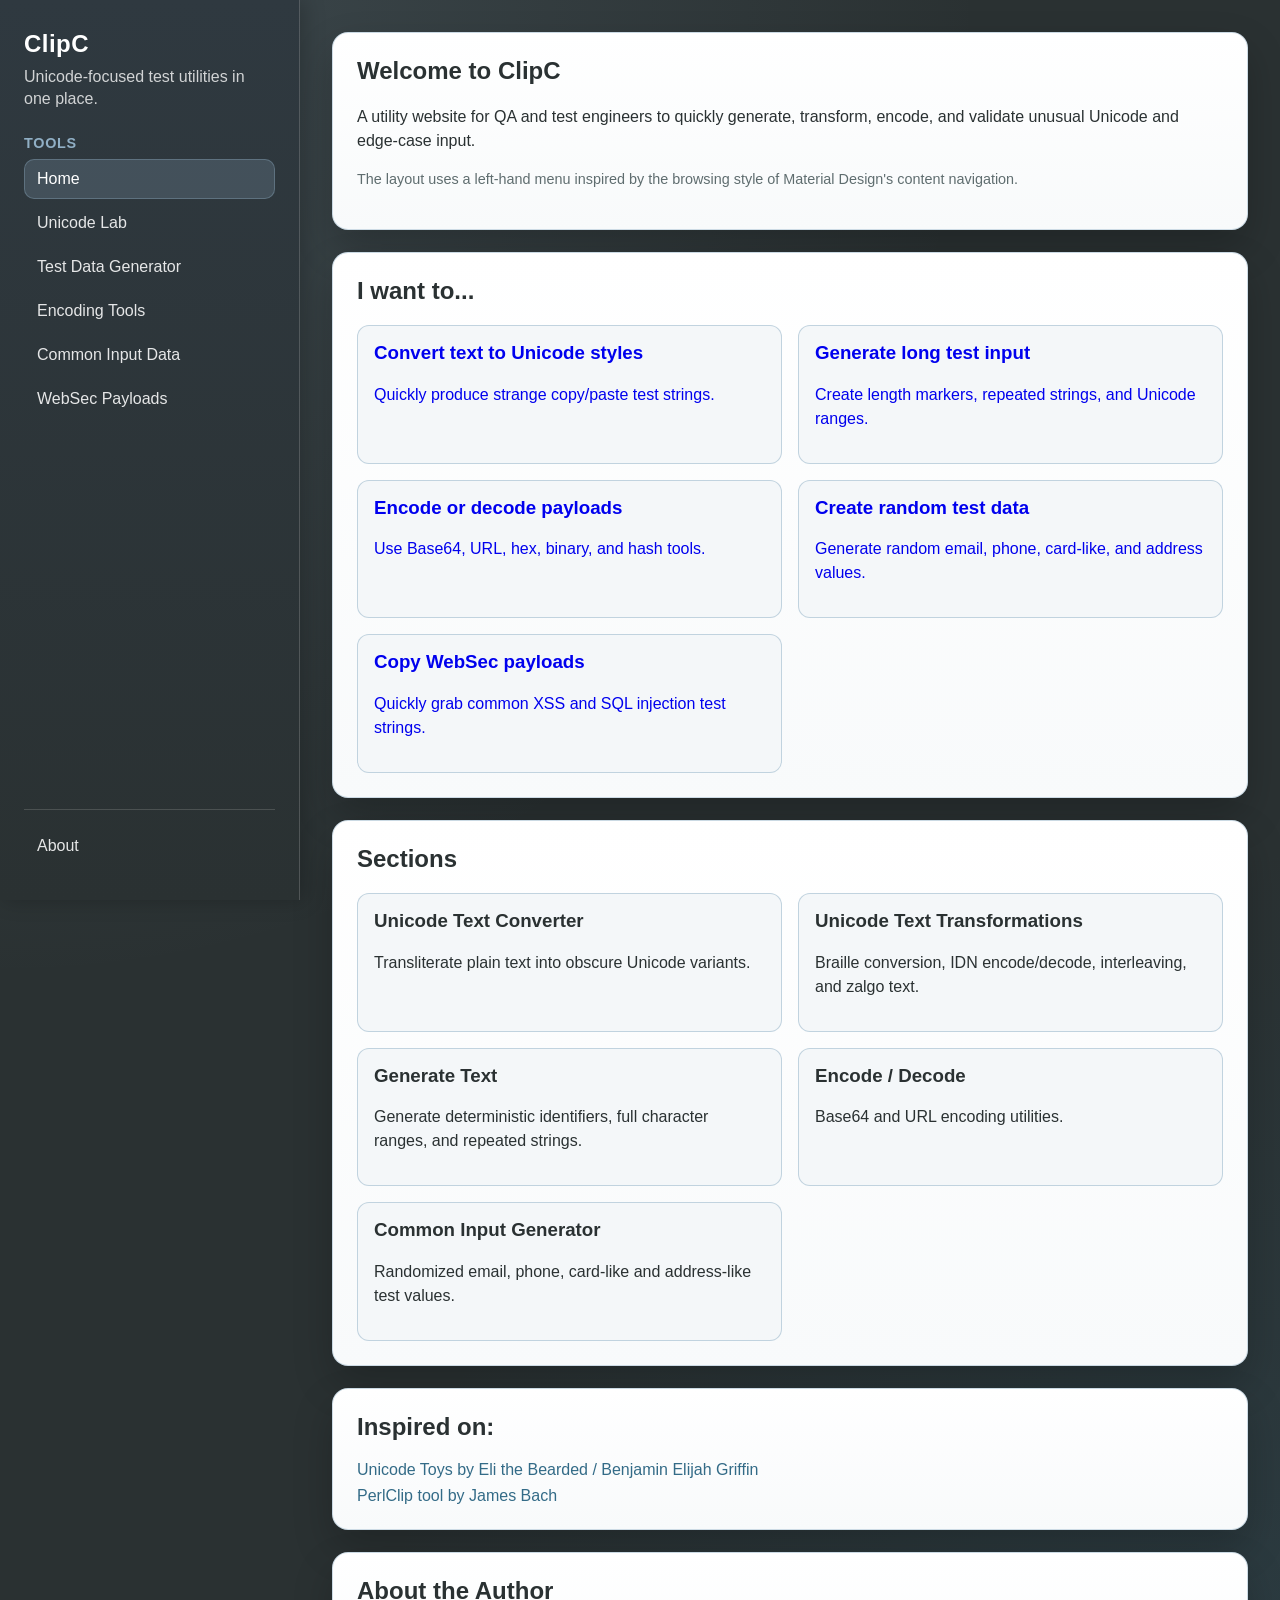
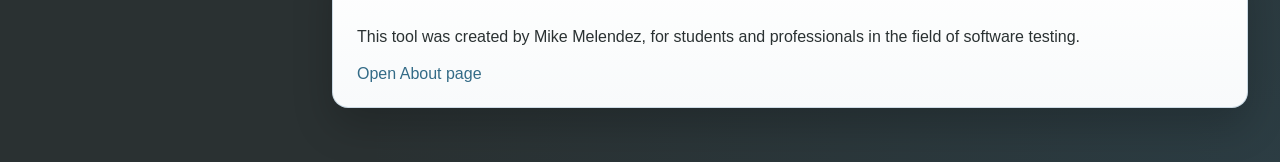
<file: index.html>
<!doctype html>
<html lang="en">
  <head>
    <meta charset="UTF-8" />
    <meta name="viewport" content="width=device-width, initial-scale=1.0" />
    <title>ClipC | Unicode Tools for Testers</title>
    <link rel="stylesheet" href="styles.css" />
  </head>
  <body data-page="home">
    <div class="layout">
      <aside class="sidebar">
        <div class="sidebar-body">
          <h1 class="brand">ClipC</h1>
          <p class="subtitle">Unicode-focused test utilities in one place.</p>
          <div class="menu-group">
            <h3 class="menu-title">Tools</h3>
            <ul class="menu-list" data-nav></ul>
          </div>
        </div>
        <div class="sidebar-footer">
          <ul class="menu-list" data-nav-footer></ul>
        </div>
      </aside>
      <main>
        <section class="card">
          <h2>Welcome to ClipC</h2>
          <p>
            A utility website for QA and test engineers to quickly generate,
            transform, encode, and validate unusual Unicode and edge-case input.
          </p>
          <p class="hint">
            The layout uses a left-hand menu inspired by the browsing style of
            Material Design's content navigation.
          </p>
        </section>

        <section class="card">
          <h2>I want to...</h2>
          <div class="grid action-grid">
            <a class="tool action-tile" href="unicode-converter.html">
              <h3>Convert text to Unicode styles</h3>
              <p>Quickly produce strange copy/paste test strings.</p>
            </a>
            <a class="tool action-tile" href="generate-text.html">
              <h3>Generate long test input</h3>
              <p>Create length markers, repeated strings, and Unicode ranges.</p>
            </a>
            <a class="tool action-tile" href="encode.html">
              <h3>Encode or decode payloads</h3>
              <p>Use Base64, URL, hex, binary, and hash tools.</p>
            </a>
            <a class="tool action-tile" href="common-input.html">
              <h3>Create random test data</h3>
              <p>Generate random email, phone, card-like, and address values.</p>
            </a>
            <a class="tool action-tile" href="websec.html">
              <h3>Copy WebSec payloads</h3>
              <p>Quickly grab common XSS and SQL injection test strings.</p>
            </a>
          </div>
        </section>

        <section class="card">
          <h2>Sections</h2>
          <div class="grid">
            <article class="tool">
              <h3>Unicode Text Converter</h3>
              <p>Transliterate plain text into obscure Unicode variants.</p>
            </article>
            <article class="tool">
              <h3>Unicode Text Transformations</h3>
              <p>Braille conversion, IDN encode/decode, interleaving, and zalgo text.</p>
            </article>
            <article class="tool">
              <h3>Generate Text</h3>
              <p>Generate deterministic identifiers, full character ranges, and repeated strings.</p>
            </article>
            <article class="tool">
              <h3>Encode / Decode</h3>
              <p>Base64 and URL encoding utilities.</p>
            </article>
            <article class="tool">
              <h3>Common Input Generator</h3>
              <p>Randomized email, phone, card-like and address-like test values.</p>
            </article>
          </div>
        </section>

        <section class="card">
          <h2>Inspired on:</h2>
          <div class="link-list">
            <a href="https://qaz.wtf/u" target="https://qaz.wtf/" rel="noreferrer">Unicode Toys by Eli the Bearded / Benjamin Elijah Griffin</a>
            <a href="https://www.satisfice.com/download/perlclip" target="https://www.satisfice.com/download/perlclip" rel="noreferrer">PerlClip tool by James Bach</a>
          </div>
        </section>

        <section class="card">
          <h2>About the Author</h2>
          <p>
            This tool was created by Mike Melendez, for students and professionals in the field of software testing.
          </p>
          <div class="link-list">
            <a href="about.html">Open About page</a>
          </div>
        </section>
      </main>
    </div>
    <script src="app.js"></script>
  </body>
</html>
</file>
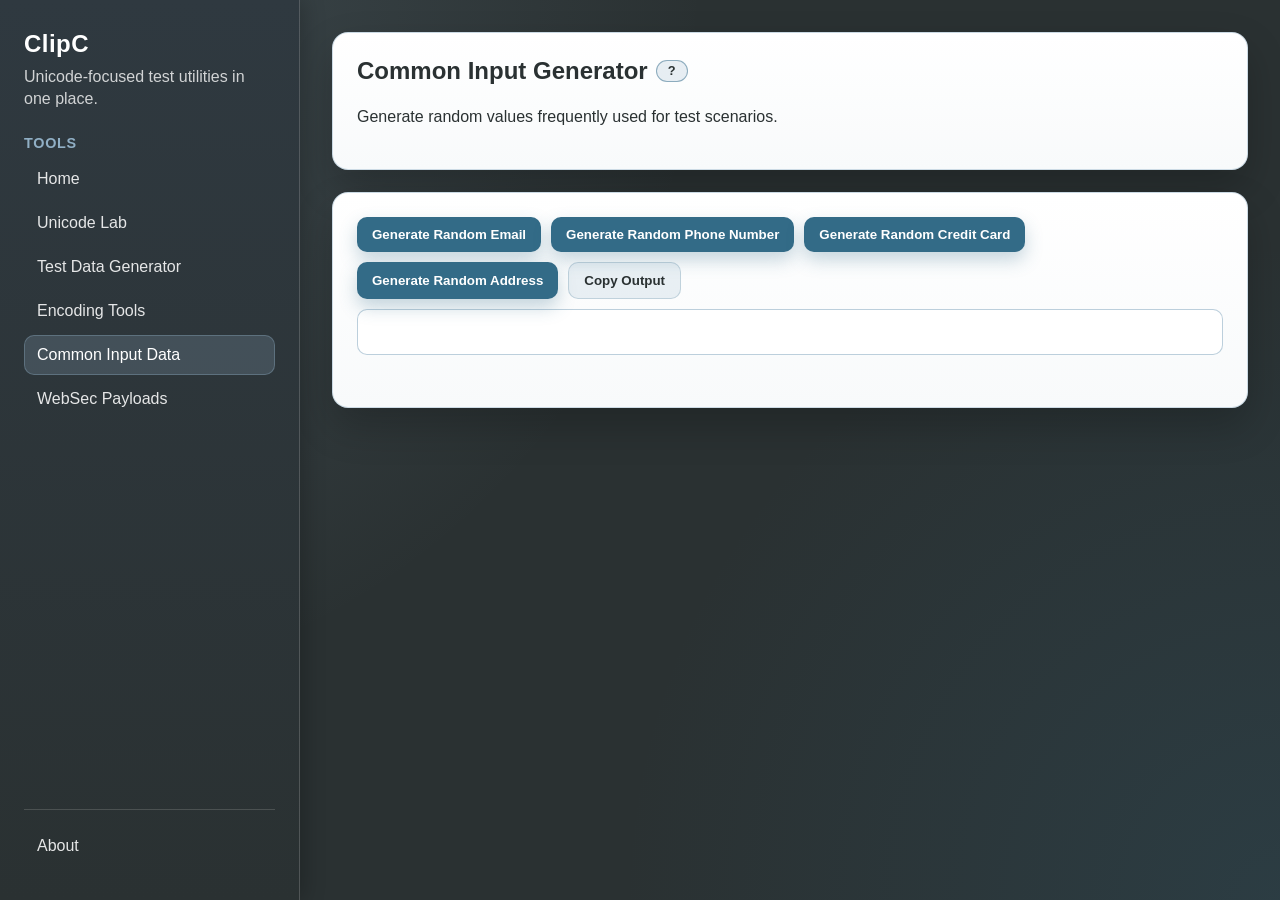
<file: common-input.html>
<!doctype html>
<html lang="en">
  <head>
    <meta charset="UTF-8" />
    <meta name="viewport" content="width=device-width, initial-scale=1.0" />
    <title>ClipC | Common Input Generator</title>
    <link rel="stylesheet" href="styles.css" />
  </head>
  <body data-page="common-input">
    <div class="layout">
      <aside class="sidebar">
        <div class="sidebar-body">
          <h1 class="brand">ClipC</h1>
          <p class="subtitle">Unicode-focused test utilities in one place.</p>
          <div class="menu-group">
            <h3 class="menu-title">Tools</h3>
            <ul class="menu-list" data-nav></ul>
          </div>
        </div>
        <div class="sidebar-footer">
          <ul class="menu-list" data-nav-footer></ul>
        </div>
      </aside>
      <main>
        <section class="card">
          <h2 class="section-heading">
            Common Input Generator
            <button class="help-tip" type="button" data-help="Generate random test-like values for email, phone, card number, and address fields.">?</button>
          </h2>
          <p>Generate random values frequently used for test scenarios.</p>
        </section>

        <section class="card">
          <div class="row">
            <button id="randomEmail">Generate Random Email</button>
            <button id="randomPhone">Generate Random Phone Number</button>
            <button id="randomCreditCard">Generate Random Credit Card</button>
            <button id="randomAddress">Generate Random Address</button>
            <button id="copyCommon" class="ghost">Copy Output</button>
          </div>
          <div class="output" id="commonOutput"></div>
          <div class="status" id="commonStatus"></div>
        </section>
      </main>
    </div>
    <script src="app.js"></script>
  </body>
</html>
</file>
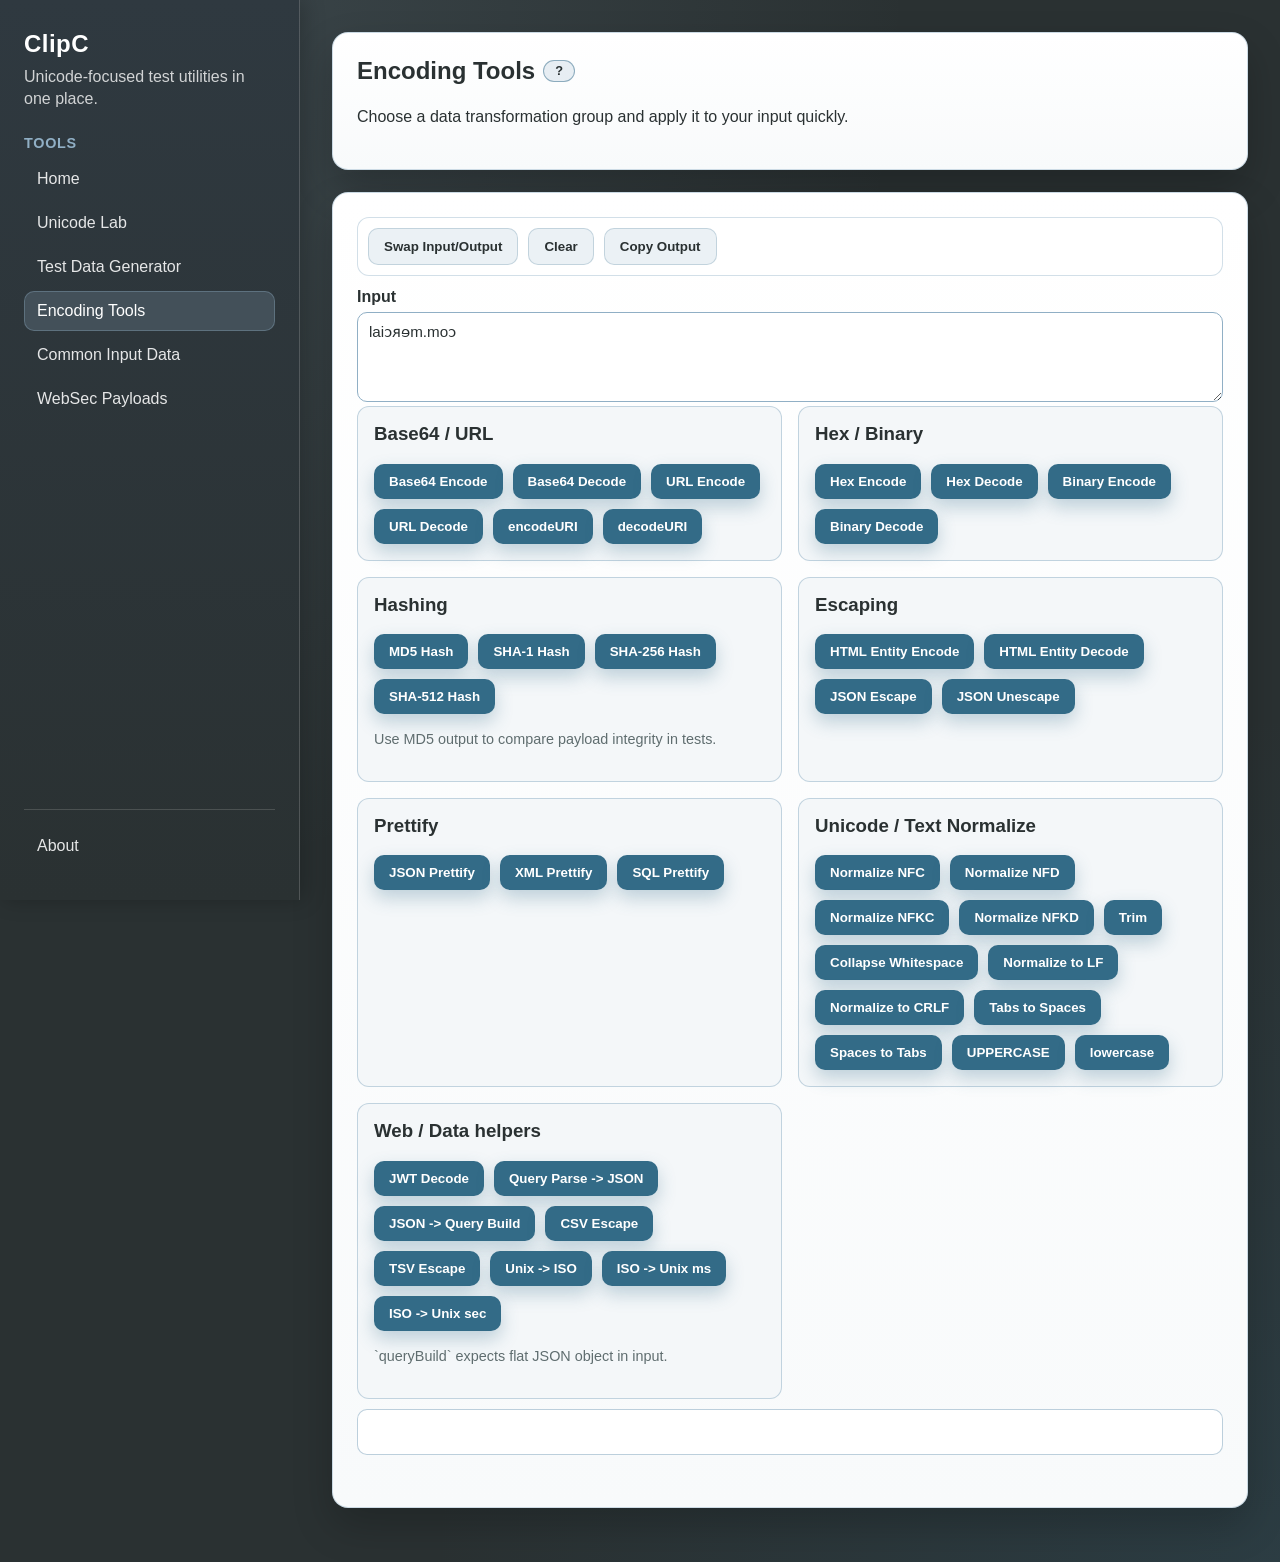
<file: encode.html>
<!doctype html>
<html lang="en">
  <head>
    <meta charset="UTF-8" />
    <meta name="viewport" content="width=device-width, initial-scale=1.0" />
    <title>ClipC | Encode / Decode</title>
    <link rel="stylesheet" href="styles.css" />
  </head>
  <body data-page="encode">
    <div class="layout">
      <aside class="sidebar">
        <div class="sidebar-body">
          <h1 class="brand">ClipC</h1>
          <p class="subtitle">Unicode-focused test utilities in one place.</p>
          <div class="menu-group">
            <h3 class="menu-title">Tools</h3>
            <ul class="menu-list" data-nav></ul>
          </div>
        </div>
        <div class="sidebar-footer">
          <ul class="menu-list" data-nav-footer></ul>
        </div>
      </aside>
      <main>
        <section class="card">
          <h2 class="section-heading">
            Encoding Tools
            <button class="help-tip" type="button" data-help="Enter text, pick a tool group, and run conversion. If input is blank, a sample value is auto-seeded.">?</button>
          </h2>
          <p>Choose a data transformation group and apply it to your input quickly.</p>
        </section>

        <section class="card">
          <div class="utility-bar">
            <button id="swapEncode" class="ghost">Swap Input/Output</button>
            <button id="clearEncode" class="ghost">Clear</button>
            <button id="copyEncode" class="ghost">Copy Output</button>
          </div>
          <label for="encodeInput">Input</label>
          <textarea id="encodeInput">laiↄᴙɘm.moↄ</textarea>

          <div class="grid">
            <article class="tool">
              <h3>Base64 / URL</h3>
              <div class="row">
                <button id="b64Encode">Base64 Encode</button>
                <button id="b64Decode">Base64 Decode</button>
                <button id="urlEncode">URL Encode</button>
                <button id="urlDecode">URL Decode</button>
                <button id="uriEncode">encodeURI</button>
                <button id="uriDecode">decodeURI</button>
              </div>
            </article>

            <article class="tool">
              <h3>Hex / Binary</h3>
              <div class="row">
                <button id="hexEncode">Hex Encode</button>
                <button id="hexDecode">Hex Decode</button>
                <button id="binEncode">Binary Encode</button>
                <button id="binDecode">Binary Decode</button>
              </div>
            </article>

            <article class="tool">
              <h3>Hashing</h3>
              <div class="row">
                <button id="md5Hash">MD5 Hash</button>
                <button id="sha1Hash">SHA-1 Hash</button>
                <button id="sha256Hash">SHA-256 Hash</button>
                <button id="sha512Hash">SHA-512 Hash</button>
              </div>
              <p class="hint">Use MD5 output to compare payload integrity in tests.</p>
            </article>

            <article class="tool">
              <h3>Escaping</h3>
              <div class="row">
                <button id="htmlEncode">HTML Entity Encode</button>
                <button id="htmlDecode">HTML Entity Decode</button>
                <button id="jsonEscape">JSON Escape</button>
                <button id="jsonUnescape">JSON Unescape</button>
              </div>
            </article>

            <article class="tool">
              <h3>Prettify</h3>
              <div class="row">
                <button id="jsonPrettify">JSON Prettify</button>
                <button id="xmlPrettify">XML Prettify</button>
                <button id="sqlPrettify">SQL Prettify</button>
              </div>
            </article>

            <article class="tool">
              <h3>Unicode / Text Normalize</h3>
              <div class="row">
                <button id="normNfc">Normalize NFC</button>
                <button id="normNfd">Normalize NFD</button>
                <button id="normNfkc">Normalize NFKC</button>
                <button id="normNfkd">Normalize NFKD</button>
                <button id="trimText">Trim</button>
                <button id="collapseWhitespace">Collapse Whitespace</button>
                <button id="lfNormalize">Normalize to LF</button>
                <button id="crlfNormalize">Normalize to CRLF</button>
                <button id="tabsToSpaces">Tabs to Spaces</button>
                <button id="spacesToTabs">Spaces to Tabs</button>
                <button id="toUpper">UPPERCASE</button>
                <button id="toLower">lowercase</button>
              </div>
            </article>

            <article class="tool">
              <h3>Web / Data helpers</h3>
              <div class="row">
                <button id="jwtDecode">JWT Decode</button>
                <button id="queryParse">Query Parse -> JSON</button>
                <button id="queryBuild">JSON -> Query Build</button>
                <button id="csvEscape">CSV Escape</button>
                <button id="tsvEscape">TSV Escape</button>
                <button id="unixToIso">Unix -> ISO</button>
                <button id="isoToUnixMs">ISO -> Unix ms</button>
                <button id="isoToUnixSec">ISO -> Unix sec</button>
              </div>
              <p class="hint">`queryBuild` expects flat JSON object in input.</p>
            </article>
          </div>
          <div class="output" id="encodeOutput"></div>
          <div class="status" id="encodeStatus"></div>
        </section>
      </main>
    </div>
    <script src="app.js"></script>
  </body>
</html>
</file>
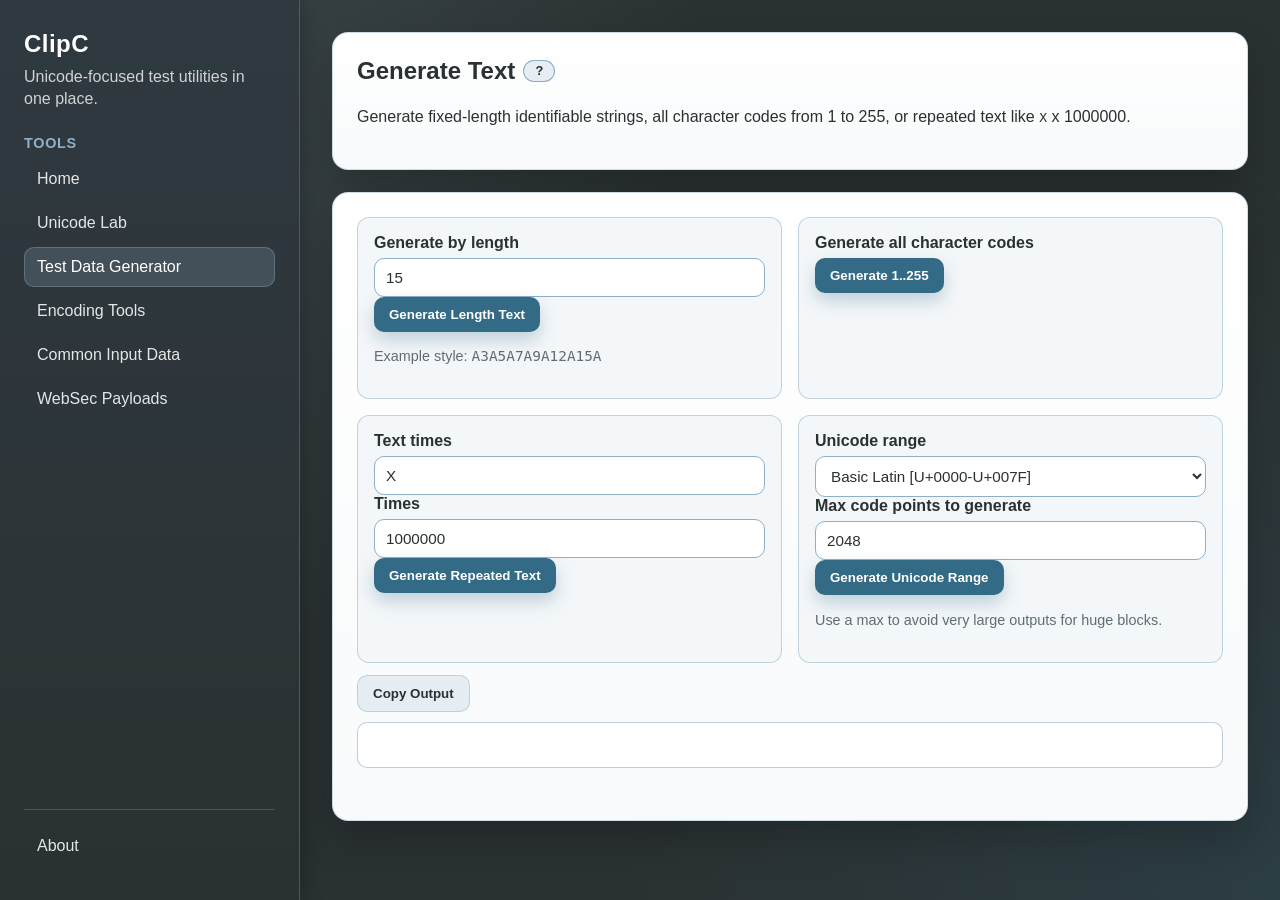
<file: generate-text.html>
<!doctype html>
<html lang="en">
  <head>
    <meta charset="UTF-8" />
    <meta name="viewport" content="width=device-width, initial-scale=1.0" />
    <title>ClipC | Generate Text</title>
    <link rel="stylesheet" href="styles.css" />
  </head>
  <body data-page="generate">
    <div class="layout">
      <aside class="sidebar">
        <div class="sidebar-body">
          <h1 class="brand">ClipC</h1>
          <p class="subtitle">Unicode-focused test utilities in one place.</p>
          <div class="menu-group">
            <h3 class="menu-title">Tools</h3>
            <ul class="menu-list" data-nav></ul>
          </div>
        </div>
        <div class="sidebar-footer">
          <ul class="menu-list" data-nav-footer></ul>
        </div>
      </aside>
      <main>
        <section class="card">
          <h2 class="section-heading">
            Generate Text
            <button class="help-tip" type="button" data-help="Generate boundary and stress-test strings by length, repetition, char tables, or Unicode range.">?</button>
          </h2>
          <p>
            Generate fixed-length identifiable strings, all character codes from
            1 to 255, or repeated text like <code>X</code> x 1000000.
          </p>
        </section>

        <section class="card">
          <div class="grid">
            <div class="tool">
              <label for="lengthInput">Generate by length</label>
              <input id="lengthInput" type="number" min="1" value="15" />
              <button id="genLength">Generate Length Text</button>
              <p class="hint">Example style: <code>A3A5A7A9A12A15A</code></p>
            </div>
            <div class="tool">
              <label>Generate all character codes</label>
              <button id="genAllChars">Generate 1..255</button>
            </div>
            <div class="tool">
              <label for="charInput">Text times</label>
              <input id="charInput" value="X" />
              <label for="timesInput">Times</label>
              <input id="timesInput" type="number" min="0" value="1000000" />
              <button id="genTimes">Generate Repeated Text</button>
            </div>
            <div class="tool">
              <label for="unicodeRangeSelect">Unicode range</label>
              <select id="unicodeRangeSelect"></select>
              <label for="unicodeMaxPoints">Max code points to generate</label>
              <input id="unicodeMaxPoints" type="number" min="1" max="50000" value="2048" />
              <button id="genUnicodeRange">Generate Unicode Range</button>
              <p class="hint">Use a max to avoid very large outputs for huge blocks.</p>
            </div>
          </div>
          <div class="row" style="margin-top: 12px;">
            <button id="copyGenerate" class="ghost">Copy Output</button>
          </div>
          <div class="output" id="generateOutput"></div>
          <div class="status" id="generateStatus"></div>
        </section>
      </main>
    </div>
    <script src="app.js"></script>
  </body>
</html>
</file>
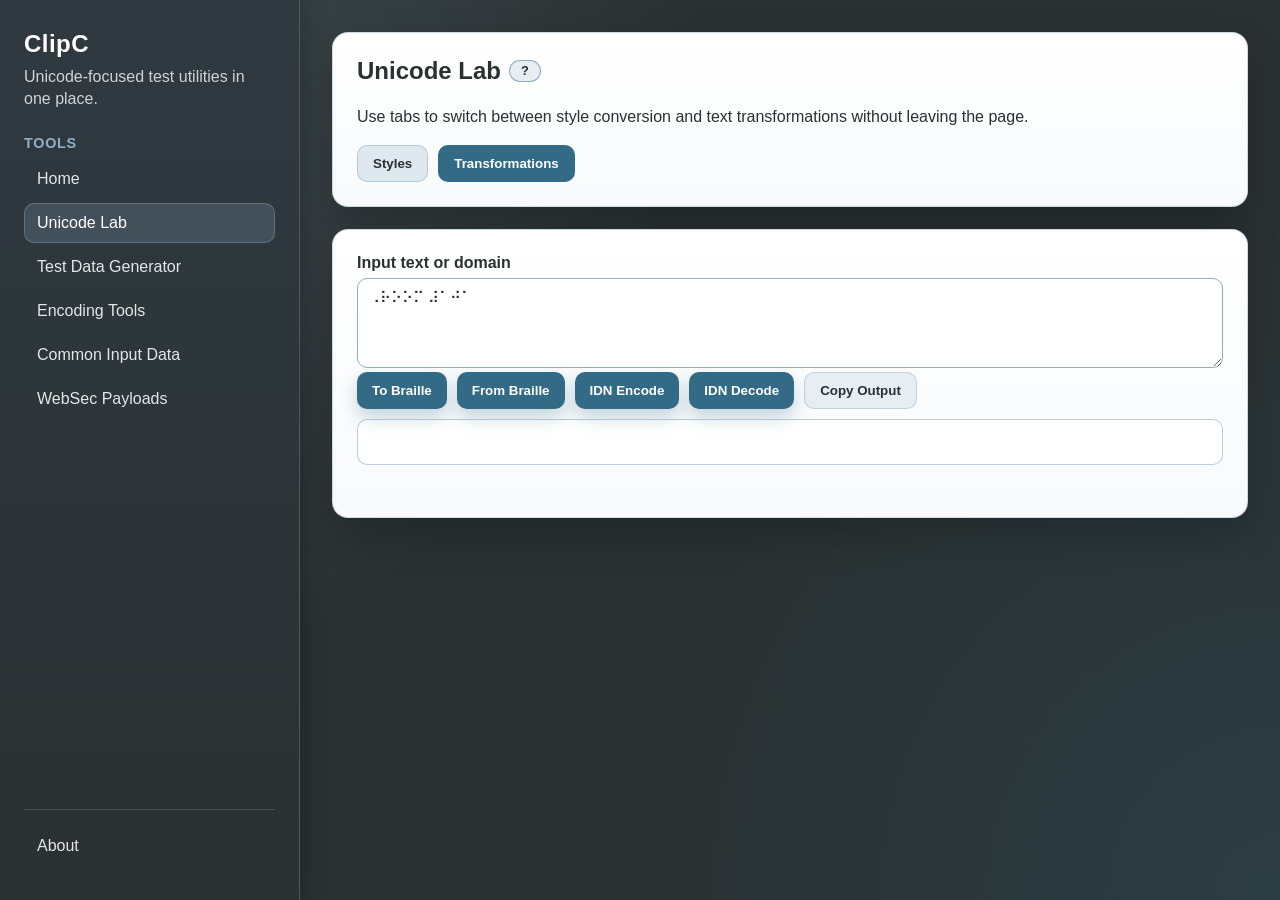
<file: transformations.html>
<!doctype html>
<html lang="en">
  <head>
    <meta charset="UTF-8" />
    <meta name="viewport" content="width=device-width, initial-scale=1.0" />
    <title>ClipC | Redirecting...</title>
    <meta http-equiv="refresh" content="0; url=unicode-converter.html#transform" />
  </head>
  <body>
    <p>
      Redirecting to Unicode Lab transformations tab...
      <a href="unicode-converter.html#transform">Continue</a>
    </p>
    <script>
      window.location.replace("unicode-converter.html#transform");
    </script>
  </body>
</html>
</file>
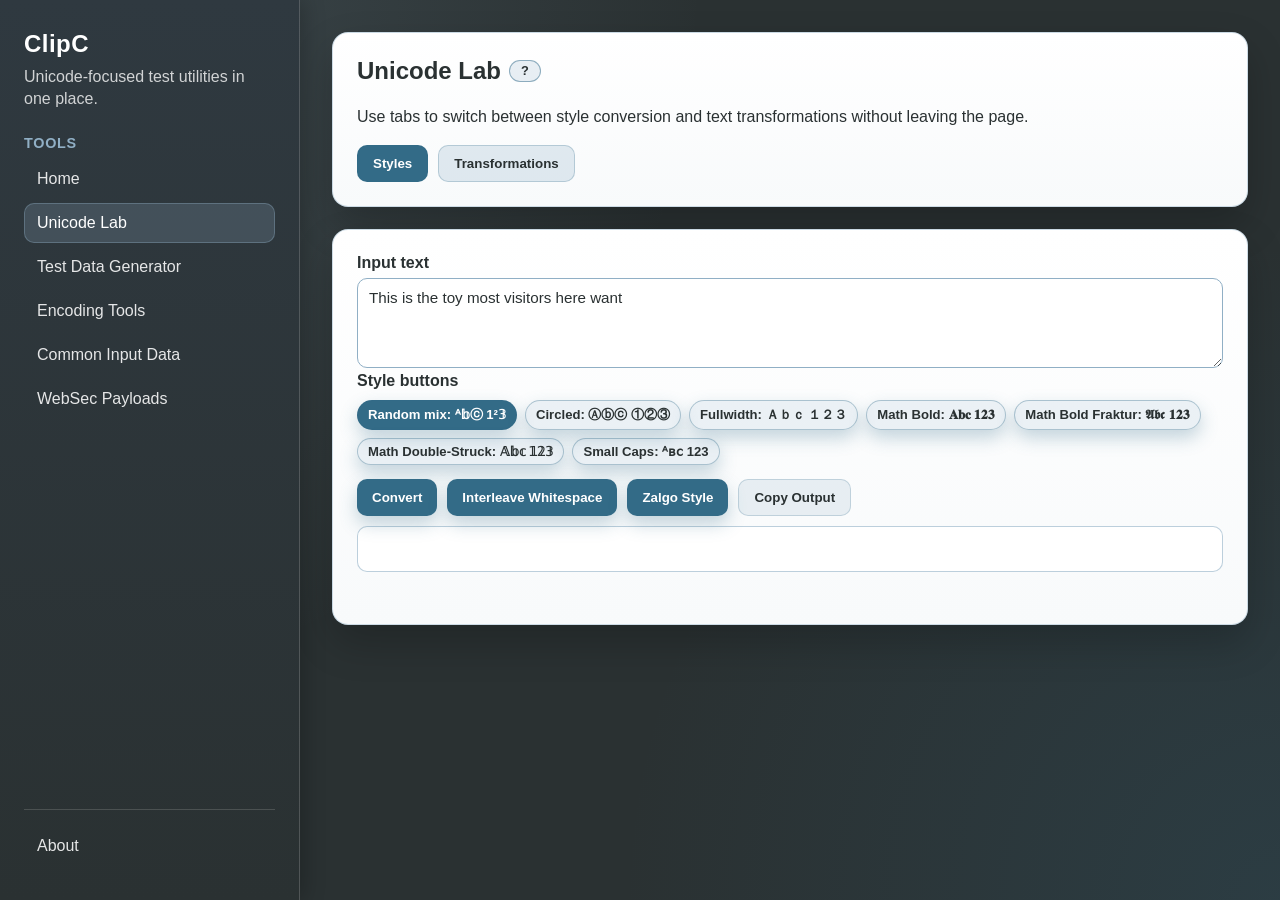
<file: unicode-converter.html>
<!doctype html>
<html lang="en">
  <head>
    <meta charset="UTF-8" />
    <meta name="viewport" content="width=device-width, initial-scale=1.0" />
    <title>ClipC | Unicode Text Converter</title>
    <link rel="stylesheet" href="styles.css" />
  </head>
  <body data-page="unicode">
    <div class="layout">
      <aside class="sidebar">
        <div class="sidebar-body">
          <h1 class="brand">ClipC</h1>
          <p class="subtitle">Unicode-focused test utilities in one place.</p>
          <div class="menu-group">
            <h3 class="menu-title">Tools</h3>
            <ul class="menu-list" data-nav></ul>
          </div>
        </div>
        <div class="sidebar-footer">
          <ul class="menu-list" data-nav-footer></ul>
        </div>
      </aside>
      <main>
        <section class="card">
          <h2 class="section-heading">
            Unicode Lab
            <button class="help-tip" type="button" data-help="Use Styles for visual conversions and Transformations for Braille/IDN tools.">?</button>
          </h2>
          <p>
            Use tabs to switch between style conversion and text
            transformations without leaving the page.
          </p>
          <div class="tab-list">
            <button class="tab-btn active" data-tab="stylesTab">Styles</button>
            <button class="tab-btn" data-tab="transformTab">Transformations</button>
          </div>
        </section>

        <section class="card tab-panel active" id="stylesTab">
          <label for="unicodeInput">Input text</label>
          <textarea id="unicodeInput">This is the toy most visitors here want</textarea>
          <label>Style buttons</label>
          <div id="stylePreview" class="preview-chips"></div>
          <div class="row">
            <button id="convertUnicode">Convert</button>
            <button id="styleInterleave">Interleave Whitespace</button>
            <button id="styleZalgo">Zalgo Style</button>
            <button id="copyUnicode" class="ghost">Copy Output</button>
          </div>
          <div class="output" id="unicodeOutput"></div>
          <div class="status" id="unicodeStatus"></div>
        </section>

        <section class="card tab-panel" id="transformTab">
          <label for="transformInput">Input text or domain</label>
          <textarea id="transformInput">⠠⠗⠕⠕⠍ ⠼⠁⠚⠁</textarea>
          <div class="row">
            <button id="toBraille">To Braille</button>
            <button id="fromBraille">From Braille</button>
            <button id="idnEncode">IDN Encode</button>
            <button id="idnDecode">IDN Decode</button>
            <button id="copyTransform" class="ghost">Copy Output</button>
          </div>
          <div class="output" id="transformOutput"></div>
          <div class="status" id="transformStatus"></div>
        </section>
      </main>
    </div>
    <script src="app.js"></script>
  </body>
</html>
</file>
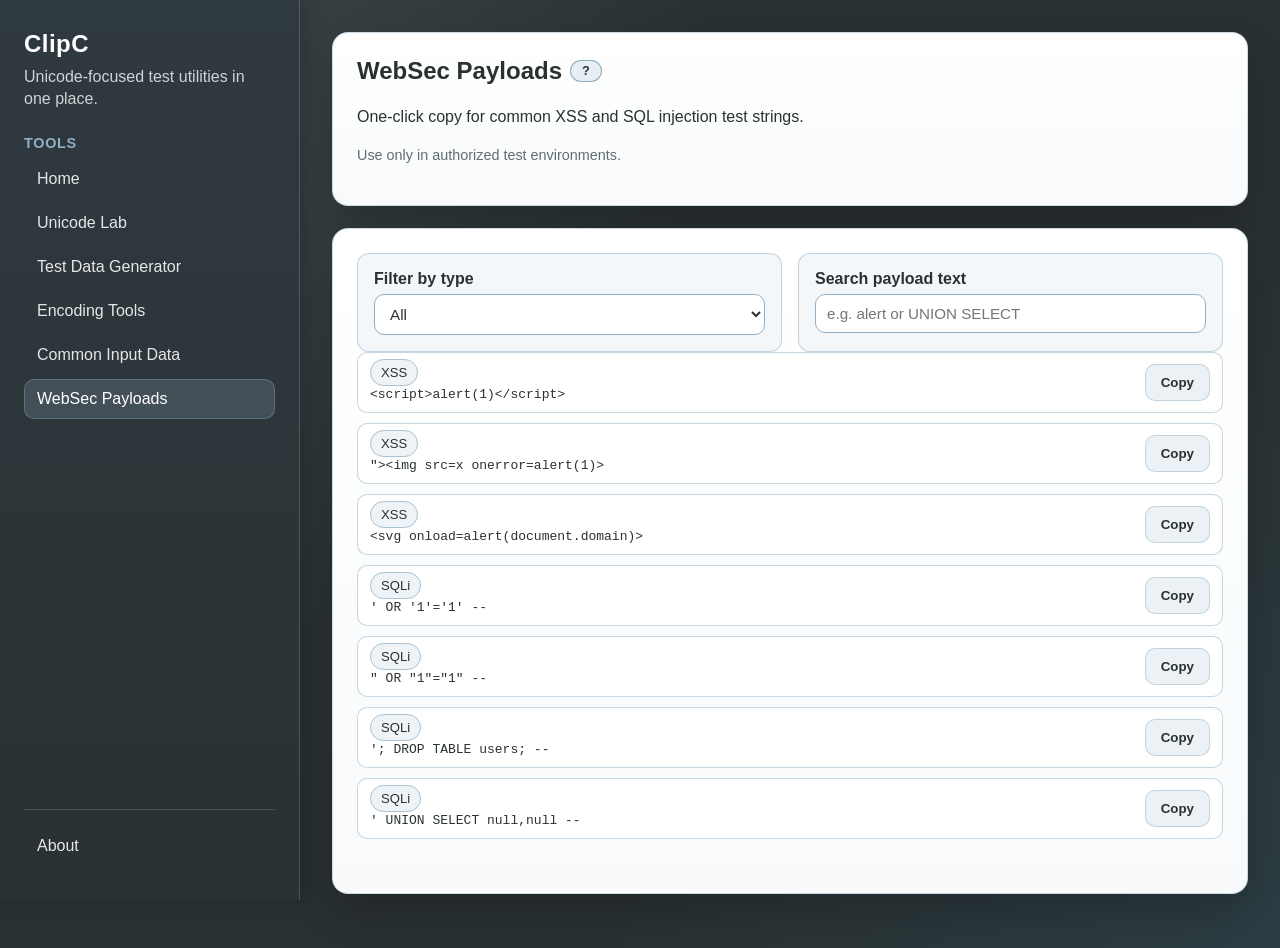
<file: websec.html>
<!doctype html>
<html lang="en">
  <head>
    <meta charset="UTF-8" />
    <meta name="viewport" content="width=device-width, initial-scale=1.0" />
    <title>ClipC | WebSec Payloads</title>
    <link rel="stylesheet" href="styles.css" />
  </head>
  <body data-page="websec">
    <div class="layout">
      <aside class="sidebar">
        <div class="sidebar-body">
          <h1 class="brand">ClipC</h1>
          <p class="subtitle">Unicode-focused test utilities in one place.</p>
          <div class="menu-group">
            <h3 class="menu-title">Tools</h3>
            <ul class="menu-list" data-nav></ul>
          </div>
        </div>
        <div class="sidebar-footer">
          <ul class="menu-list" data-nav-footer></ul>
        </div>
      </aside>
      <main>
        <section class="card">
          <h2 class="section-heading">
            WebSec Payloads
            <button class="help-tip" type="button" data-help="Browse and copy common XSS/SQLi payloads for authorized security testing only.">?</button>
          </h2>
          <p>One-click copy for common XSS and SQL injection test strings.</p>
          <p class="hint">Use only in authorized test environments.</p>
        </section>

        <section class="card">
          <div class="grid">
            <div class="tool">
              <label for="websecTypeFilter">Filter by type</label>
              <select id="websecTypeFilter">
                <option value="ALL">All</option>
                <option value="XSS">XSS</option>
                <option value="SQLi">SQLi</option>
              </select>
            </div>
            <div class="tool">
              <label for="websecSearch">Search payload text</label>
              <input id="websecSearch" placeholder="e.g. alert or UNION SELECT" />
            </div>
          </div>
          <div id="websecPayloads"></div>
          <div class="status" id="websecStatus"></div>
        </section>
      </main>
    </div>
    <script src="app.js"></script>
  </body>
</html>
</file>
<file: styles.css>
:root {
  --bg: #2a3132;
  --surface: #ffffff;
  --surface-muted: #f4f7f9;
  --border: #90afc5;
  --text: #2a3132;
  --text-muted: #5f6d6f;
  --brand: #336b87;
  --brand-strong: #2a3132;
  --accent-soft: #90afc5;
  --neutral: #aaaaaa;
  --ok: #1f7a4d;
  --danger: #a12622;
  --shadow: 0 18px 40px rgba(0, 0, 0, 0.2);
}

* {
  box-sizing: border-box;
}

body {
  margin: 0;
  font-family: Inter, "Segoe UI", Arial, sans-serif;
  color: var(--text);
  background:
    radial-gradient(circle at 0% 0%, rgba(144, 175, 197, 0.2) 0, rgba(42, 49, 50, 0) 45%),
    radial-gradient(circle at 100% 100%, rgba(51, 107, 135, 0.2) 0, rgba(42, 49, 50, 0) 42%),
    var(--bg);
}

.layout {
  display: grid;
  grid-template-columns: 300px 1fr;
  min-height: 100vh;
}

.sidebar {
  background: linear-gradient(180deg, #2f3940 0%, #2a3132 100%);
  border-right: 1px solid rgba(170, 170, 170, 0.3);
  padding: 30px 24px;
  position: sticky;
  top: 0;
  align-self: start;
  height: 100vh;
  display: flex;
  flex-direction: column;
  overflow: hidden;
  box-shadow: 4px 0 20px rgba(0, 0, 0, 0.22);
}

.sidebar-body {
  flex: 1 1 auto;
  min-height: 0;
  overflow-y: auto;
}

.sidebar-footer {
  flex-shrink: 0;
  margin-top: auto;
  padding-top: 16px;
  border-top: 1px solid rgba(170, 170, 170, 0.25);
}

.brand {
  font-size: 1.5rem;
  margin: 0 0 8px;
  color: #fff;
  letter-spacing: 0.02em;
}

.subtitle {
  margin: 0 0 24px;
  color: rgba(255, 255, 255, 0.78);
  line-height: 1.4;
}

.menu-group {
  margin-bottom: 20px;
}

.menu-title {
  margin: 0 0 8px;
  color: var(--accent-soft);
  font-size: 0.9rem;
  font-weight: 600;
  text-transform: uppercase;
  letter-spacing: 0.05em;
}

.menu-list {
  list-style: none;
  margin: 0;
  padding: 0;
}

.menu-list li {
  margin-bottom: 4px;
}

.menu-list a {
  display: block;
  padding: 10px 12px;
  text-decoration: none;
  border-radius: 10px;
  color: rgba(255, 255, 255, 0.88);
  border: 1px solid transparent;
  transition: all 120ms ease-in-out;
}

.menu-list a:hover,
.menu-list a.active {
  background: rgba(144, 175, 197, 0.22);
  color: #fff;
  border-color: rgba(144, 175, 197, 0.35);
}

main {
  padding: 32px;
}

.card {
  background: linear-gradient(180deg, #ffffff 0%, #f8fafb 100%);
  border: 1px solid rgba(144, 175, 197, 0.45);
  border-radius: 16px;
  box-shadow: var(--shadow);
  padding: 24px;
  margin-bottom: 22px;
}

h1,
h2 {
  margin-top: 0;
}

.section-heading {
  display: flex;
  align-items: center;
  gap: 8px;
}

.help-tip {
  width: 22px;
  height: 22px;
  min-width: 22px;
  border-radius: 999px;
  border: 1px solid rgba(51, 107, 135, 0.5);
  background: rgba(144, 175, 197, 0.2);
  color: var(--brand-strong);
  font-size: 0.8rem;
  line-height: 1;
  display: inline-flex;
  align-items: center;
  justify-content: center;
  box-shadow: none;
  cursor: pointer;
  position: relative;
}

.help-tip-pop {
  position: absolute;
  top: calc(100% + 8px);
  right: 0;
  width: min(280px, 80vw);
  padding: 9px 10px;
  border-radius: 10px;
  border: 1px solid rgba(51, 107, 135, 0.35);
  background: #fff;
  color: var(--brand-strong);
  font-size: 0.82rem;
  line-height: 1.35;
  box-shadow: 0 10px 26px rgba(42, 49, 50, 0.2);
  z-index: 20;
}

p {
  line-height: 1.5;
}

.grid {
  display: grid;
  grid-template-columns: repeat(2, minmax(220px, 1fr));
  gap: 16px;
}

.tool {
  background: var(--surface-muted);
  border: 1px solid rgba(144, 175, 197, 0.5);
  border-radius: 12px;
  padding: 16px;
}

.tool h3 {
  margin-top: 0;
}

.action-grid a {
  text-decoration: none;
}

.action-tile {
  transition: transform 120ms ease, border-color 120ms ease;
}

.action-tile:hover {
  transform: translateY(-2px);
  border-color: rgba(51, 107, 135, 0.5);
}

label {
  display: block;
  font-weight: 600;
  margin-bottom: 6px;
}

input,
textarea,
select {
  width: 100%;
  border: 1px solid var(--border);
  border-radius: 10px;
  padding: 10px 11px;
  font-size: 0.95rem;
  font-family: inherit;
  background: #fff;
  color: var(--brand-strong);
}

input:focus,
textarea:focus,
select:focus {
  outline: none;
  border-color: var(--brand);
  box-shadow: 0 0 0 3px rgba(51, 107, 135, 0.2);
}

textarea {
  min-height: 90px;
  resize: vertical;
}

.row {
  display: flex;
  gap: 10px;
  flex-wrap: wrap;
}

.preview-chips {
  display: flex;
  gap: 8px;
  flex-wrap: wrap;
  margin: 10px 0 14px;
}

.chip {
  border: 1px solid rgba(51, 107, 135, 0.35);
  background: rgba(144, 175, 197, 0.15);
  border-radius: 999px;
  padding: 5px 10px;
  font-size: 0.82rem;
  color: var(--brand-strong);
}

.chip-btn {
  cursor: pointer;
}

.chip-btn.active {
  background: var(--brand);
  color: #fff;
  border-color: rgba(51, 107, 135, 0.8);
}

.utility-bar {
  position: sticky;
  top: 12px;
  z-index: 4;
  display: flex;
  flex-wrap: wrap;
  gap: 10px;
  padding: 10px;
  border: 1px solid rgba(144, 175, 197, 0.4);
  background: rgba(255, 255, 255, 0.92);
  backdrop-filter: blur(6px);
  border-radius: 12px;
  margin-bottom: 12px;
}

.tab-list {
  display: flex;
  gap: 10px;
  flex-wrap: wrap;
}

.tab-btn {
  background: rgba(144, 175, 197, 0.25);
  color: var(--brand-strong);
  border: 1px solid rgba(51, 107, 135, 0.25);
  box-shadow: none;
}

.tab-btn.active {
  background: var(--brand);
  color: #fff;
}

.tab-panel {
  display: none;
}

.tab-panel.active {
  display: block;
}

.payload-row {
  display: flex;
  justify-content: space-between;
  align-items: center;
  gap: 12px;
  padding: 10px 12px;
  border: 1px solid rgba(144, 175, 197, 0.5);
  border-radius: 10px;
  margin-bottom: 10px;
  background: #fff;
}

.payload-row code {
  display: block;
  margin-top: 6px;
  overflow-wrap: anywhere;
}

button {
  border: none;
  background: var(--brand);
  color: #fff;
  border-radius: 10px;
  padding: 10px 15px;
  cursor: pointer;
  font-weight: 600;
  transition: transform 120ms ease, box-shadow 120ms ease, background-color 120ms ease;
  box-shadow: 0 8px 18px rgba(51, 107, 135, 0.28);
}

button:hover {
  background: var(--brand-strong);
  transform: translateY(-1px);
}

button.ghost {
  background: rgba(144, 175, 197, 0.18);
  color: var(--brand-strong);
  border: 1px solid rgba(51, 107, 135, 0.22);
  box-shadow: none;
}

.output {
  margin-top: 10px;
  padding: 14px;
  background: #fff;
  border: 1px solid rgba(144, 175, 197, 0.6);
  border-radius: 10px;
  min-height: 46px;
  overflow-wrap: anywhere;
}

.hint {
  color: var(--text-muted);
  font-size: 0.9rem;
}

.status {
  margin-top: 8px;
  font-size: 0.9rem;
  min-height: 20px;
}

.status.ok {
  color: var(--ok);
}

.status.error {
  color: var(--danger);
}

.link-list {
  display: grid;
  gap: 8px;
}

.link-list a {
  color: var(--brand);
  text-decoration: none;
}

.link-list a:hover {
  text-decoration: underline;
}

.about-hero {
  display: grid;
  grid-template-columns: 240px 1fr;
  gap: 20px;
  align-items: center;
}

.about-avatar {
  width: 220px;
  height: 220px;
  object-fit: cover;
  border-radius: 14px;
  border: 1px solid rgba(144, 175, 197, 0.6);
  box-shadow: 0 12px 24px rgba(42, 49, 50, 0.25);
}

@media (max-width: 900px) {
  .layout {
    grid-template-columns: 1fr;
  }

  .sidebar {
    position: static;
    height: auto;
    border-right: 0;
    border-bottom: 1px solid rgba(170, 170, 170, 0.35);
  }

  .grid {
    grid-template-columns: 1fr;
  }

  .about-hero {
    grid-template-columns: 1fr;
  }

  .about-avatar {
    width: min(220px, 100%);
  }
}
</file>
